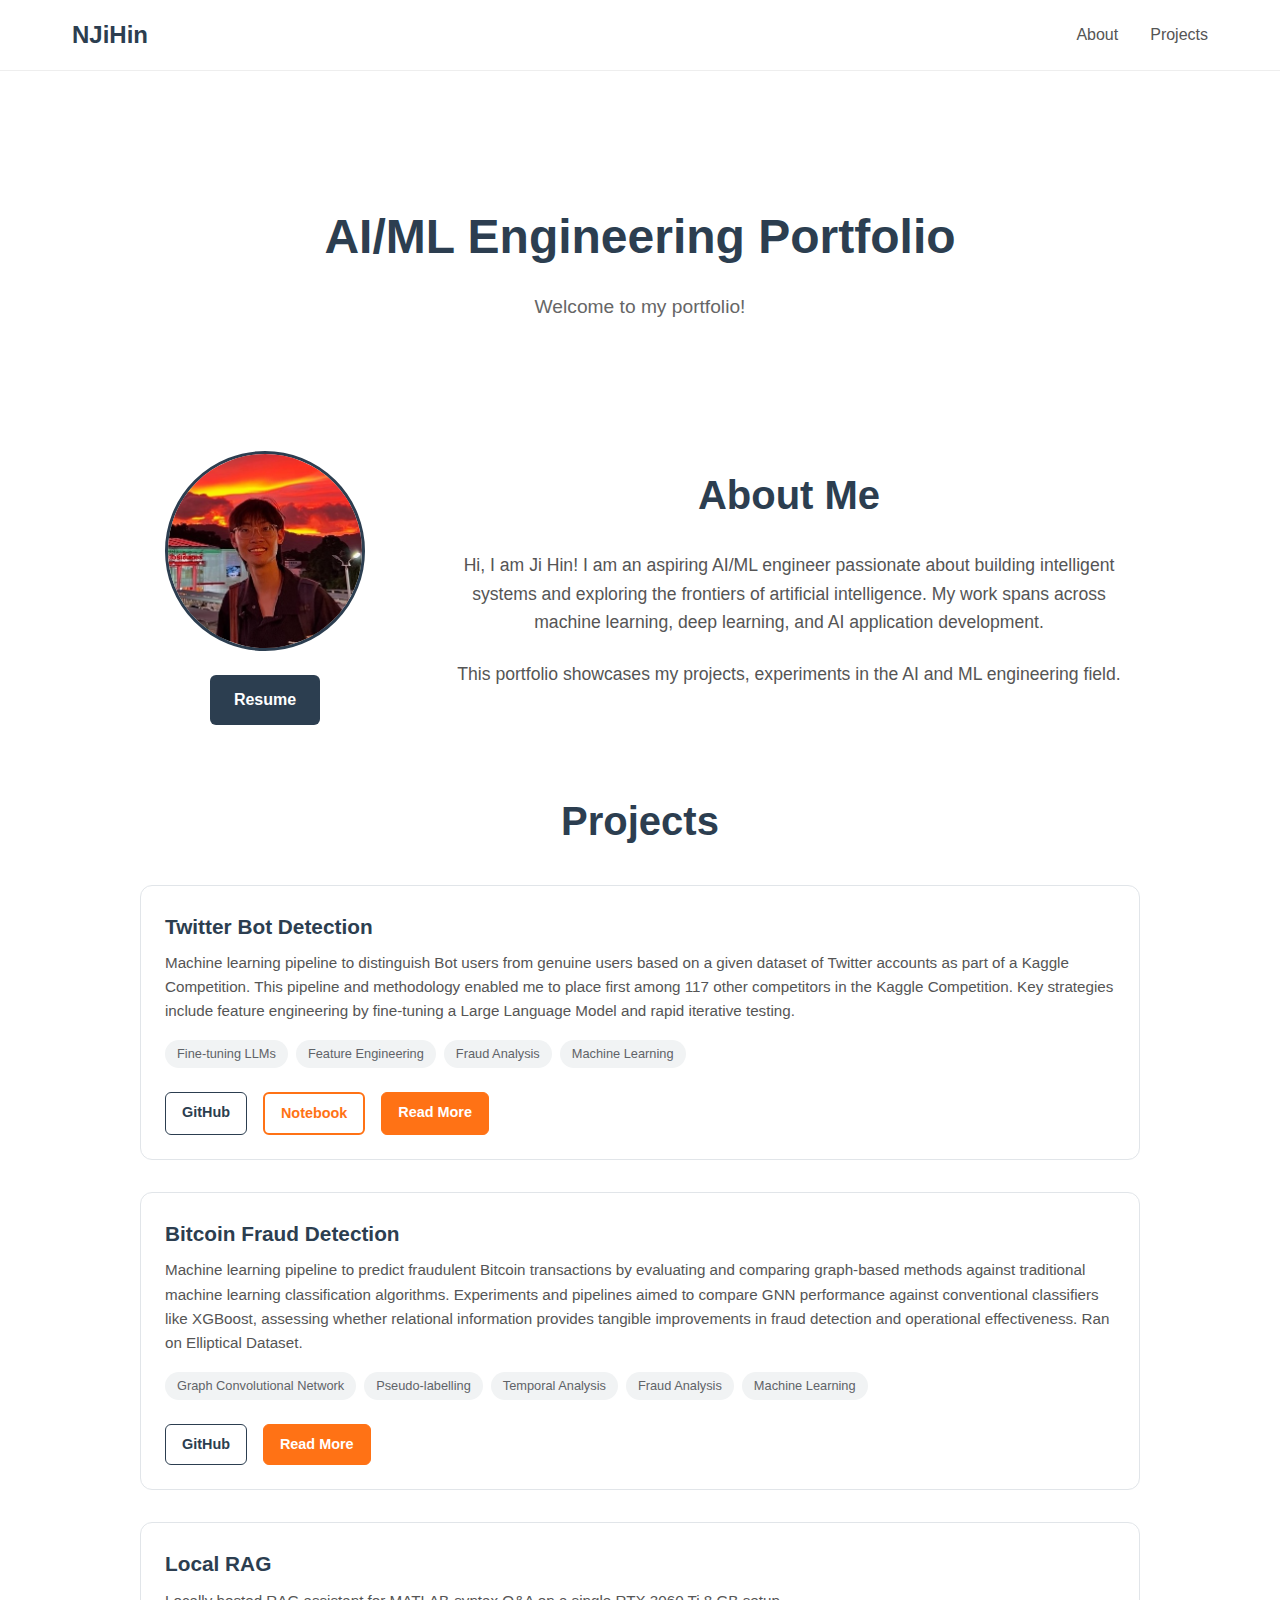
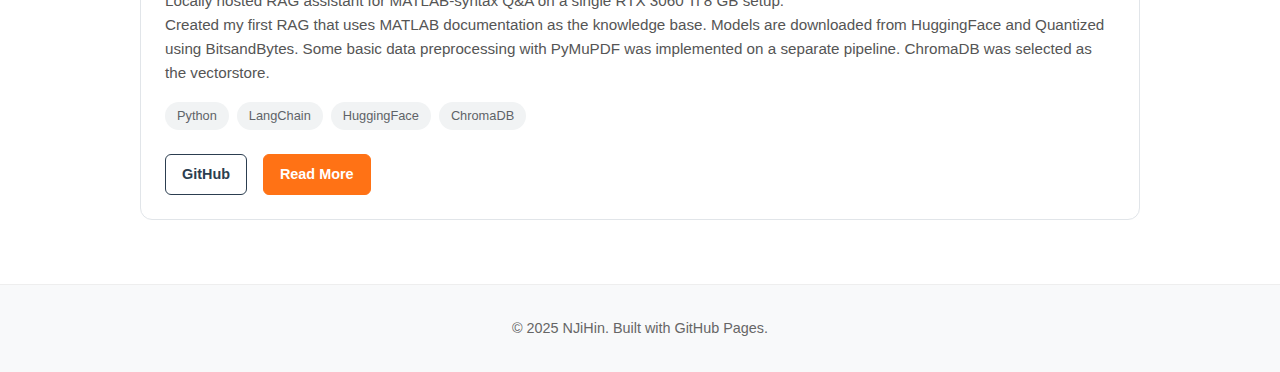
<file: index.html>
<!DOCTYPE html>
<html lang="en">
  <head>
    <meta charset="UTF-8" />
    <meta name="viewport" content="width=device-width, initial-scale=1.0" />
    <title>NJiHin - AI/ML Engineering Portfolio</title>
    <link rel="stylesheet" href="styles.css" />
  </head>
  <body>
    <header>
      <nav>
        <h1>NJiHin</h1>
        <ul>
          <li><a href="#about">About</a></li>
          <li><a href="#projects">Projects</a></li>
        </ul>
      </nav>
    </header>

    <main>
      <section id="hero">
        <h1>AI/ML Engineering Portfolio</h1>
        <p>Welcome to my portfolio!</p>
      </section>

      <section id="about">
        <div class="about-container">
          <div class="about-profile">
            <div class="profile-pic">
              <img src="info/Picture 1.jpg" alt="Profile Picture" />
            </div>
            <a href="info/CV2025 Sep.pdf" class="download-btn" download>Resume</a>
          </div>
          <div class="about-content">
            <h2>About Me</h2>
            <p>
              Hi, I am Ji Hin! I am an aspiring AI/ML engineer passionate about building intelligent
              systems and exploring the frontiers of artificial intelligence. My
              work spans across machine learning, deep learning, and AI
              application development.
            </p>
            <p>
              This portfolio showcases my projects, experiments in the AI and ML
              engineering field.
            </p>
          </div>
        </div>
      </section>

      <section id="projects">
        <h2>Projects</h2>
        <div class="projects-container">
          <!-- Example project - replace this with your actual projects -->
          <div class="project-card">
            <h3>Twitter Bot Detection</h3>
            <p class="project-description">
            Machine learning pipeline to distinguish Bot users from genuine users based on a given dataset of Twitter accounts as part of a Kaggle Competition.
            This pipeline and methodology enabled me to place first among 117 other competitors in the Kaggle Competition. Key strategies include feature engineering by
            fine-tuning a Large Language Model and rapid iterative testing.
            </p>
            <div class="project-tech">
              <span class="tech-tag">Fine-tuning LLMs</span>
              <span class="tech-tag">Feature Engineering</span>
              <span class="tech-tag">Fraud Analysis</span>
              <span class="tech-tag">Machine Learning</span>
            </div>
            <div class="project-links">
              <a
                href="https://github.com/NJiHin/twitter_bot_kaggle_comp.git"
                target="_blank"
                >GitHub</a
              >
              <a
                href="https://nbviewer.org/github/NJiHin/twitter_bot_kaggle_comp/blob/main/pipeline_final.ipynb"
                class="notebook"
                target="_blank"
                >Notebook</a
              >
              <!-- <a href="#" class="demo" target="_blank">Live Demo</a> -->
              <a href="blog-templates/twitter_bot_detect.html" class="read-more-btn"
                >Read More</a
              >
            </div>
          </div>
        <div class="projects-container">
          <!-- Example project - replace this with your actual projects -->
          <div class="project-card">
            <h3>Bitcoin Fraud Detection</h3>
            <p class="project-description">
            Machine learning pipeline to predict fraudulent Bitcoin transactions by evaluating and comparing graph-based methods against traditional machine learning classification algorithms.
            Experiments and pipelines aimed to compare GNN performance against conventional classifiers like XGBoost, assessing whether relational information provides tangible improvements in fraud detection and operational effectiveness.
            Ran on Elliptical Dataset.
            </p>
            <div class="project-tech">
              <span class="tech-tag">Graph Convolutional Network</span>
              <span class="tech-tag">Pseudo-labelling</span>
              <span class="tech-tag">Temporal Analysis</span>
              <span class="tech-tag">Fraud Analysis</span>
              <span class="tech-tag">Machine Learning</span>
            </div>
            <div class="project-links">
              <a
                href="https://github.com/NJiHin/bt4012_elliptic.git"
                target="_blank"
                >GitHub</a
              >
              <!-- Add in when needed
              <a
                href="https://nbviewer.org/github/NJiHin/your-project-repo/blob/main/analysis.ipynb"
                class="notebook"
                target="_blank"
                >Notebook</a
              >
              <a href="#" class="demo" target="_blank">Live Demo</a>
            -->
              <a href="blog-templates/bitcoin_fraud_blog.html" class="read-more-btn"
                >Read More</a
              >
            </div>
          </div>

          <div class="project-card">
            <h3>Local RAG</h3>
            <p class="project-description">
              Locally hosted RAG assistant for MATLAB-syntax Q&A on a single RTX 3060 Ti 8 GB setup.
            </br> Created my first RAG that uses MATLAB documentation as the
              knowledge base. Models are downloaded from HuggingFace and
              Quantized using BitsandBytes. Some basic data preprocessing with
              PyMuPDF was implemented on a separate pipeline. ChromaDB was
              selected as the vectorstore.
            </p>
            <div class="project-tech">
              <span class="tech-tag">Python</span>
              <span class="tech-tag">LangChain</span>
              <span class="tech-tag">HuggingFace</span>
              <span class="tech-tag">ChromaDB</span>
            </div>
            <div class="project-links">
              <a
                href="https://github.com/NJiHin/my_first_rag.git"
                target="_blank"
                >GitHub</a
              >
              <!-- Add in when needed
              <a
                href="https://nbviewer.org/github/NJiHin/your-project-repo/blob/main/analysis.ipynb"
                class="notebook"
                target="_blank"
                >Notebook</a
              >
              <a href="#" class="demo" target="_blank">Live Demo</a>
            -->
              <a href="blog-templates/matlab-rag-1-blog.html" class="read-more-btn"
                >Read More</a
              >
            </div>
          </div>

          <!-- Add more projects by copying the project-card div above -->
        </div>
      </section>
    </main>

    <footer>
      <p>&copy; 2025 NJiHin. Built with GitHub Pages.</p>
    </footer>


  </body>
</html>
</file>
<file: styles.css>
/* Reset and base styles */
* {
    margin: 0;
    padding: 0;
    box-sizing: border-box;
}

body {
    font-family: -apple-system, BlinkMacSystemFont, 'Segoe UI', Roboto, Oxygen, Ubuntu, Cantarell, sans-serif;
    line-height: 1.6;
    color: #333;
    background-color: #fff;
}

/* Header and Navigation */
header {
    background: #fff;
    border-bottom: 1px solid #eee;
    padding: 1rem 0;
    position: sticky;
    top: 0;
    z-index: 100;
}

nav {
    max-width: 1200px;
    margin: 0 auto;
    padding: 0 2rem;
    display: flex;
    justify-content: space-between;
    align-items: center;
}

nav h1 {
    font-size: 1.5rem;
    font-weight: 600;
    color: #2c3e50;
}

nav ul {
    display: flex;
    list-style: none;
    gap: 2rem;
}

nav a {
    text-decoration: none;
    color: #555;
    font-weight: 500;
    transition: color 0.3s ease;
}

nav a:hover {
    color: #2c3e50;
}

/* Main content */
main {
    max-width: 1200px;
    margin: 0 auto;
    padding: 0 2rem;
}

section {
    margin: 4rem 0;
}

/* Hero section */
#hero {
    text-align: center;
    padding: 4rem 0;
}

#hero h1 {
    font-size: 3rem;
    font-weight: 700;
    color: #2c3e50;
    margin-bottom: 1rem;
}

#hero p {
    font-size: 1.2rem;
    color: #666;
    max-width: 600px;
    margin: 0 auto;
}

/* Section headings */
h2 {
    font-size: 2.5rem;
    font-weight: 600;
    color: #2c3e50;
    margin-bottom: 2rem;
    text-align: center;
}

/* About section */
.about-container {
    display: flex;
    gap: 3rem;
    max-width: 1000px;
    margin: 0 auto;
    align-items: center;
    width: 100%;
}

.about-profile {
    display: flex;
    flex-direction: column;
    align-items: center;
    gap: 1.5rem;
    min-width: 250px;
}

.profile-pic {
    width: 200px;
    height: 200px;
    border-radius: 50%;
    overflow: hidden;
    border: 3px solid #2c3e50;
}

.profile-pic img {
    width: 100%;
    height: 100%;
    object-fit: cover;
}

.download-btn {
    padding: 0.75rem 1.5rem;
    background: #2c3e50;
    color: white;
    text-decoration: none;
    border-radius: 6px;
    font-weight: 600;
    transition: all 0.3s ease;
}

.download-btn:hover {
    background: #34495e;
    transform: translateY(-2px);
    box-shadow: 0 4px 12px rgba(44, 62, 80, 0.3);
}

.about-content {
    flex: 1;
    display: flex;
    flex-direction: column;
    justify-content: center;
    text-align: center;
}

.about-content h2 {
    margin-bottom: 1.5rem;
}

.about-content p {
    font-size: 1.1rem;
    color: #555;
    margin-bottom: 1.5rem;
}

/* Projects section */
.projects-container {
    max-width: 1000px;
    margin: 0 auto;
    display: flex;
    flex-direction: column;
    gap: 2rem;
}

.projects-placeholder {
    font-size: 1.1rem;
    color: #666;
    font-style: italic;
    padding: 3rem 2rem;
    background: #f8f9fa;
    border-radius: 8px;
    border: 2px dashed #ddd;
    grid-column: 1 / -1;
}

/* Project cards */
.project-card {
    background: #fff;
    border: 1px solid #e1e5e9;
    border-radius: 12px;
    padding: 1.5rem;
    transition: all 0.3s ease;
    display: flex;
    flex-direction: column;
    height: 100%;
}

.project-card:hover {
    transform: translateY(-2px);
    box-shadow: 0 8px 25px rgba(0,0,0,0.1);
    border-color: #2c3e50;
}

.project-card h3 {
    color: #2c3e50;
    font-size: 1.3rem;
    margin-bottom: 0.5rem;
    font-weight: 600;
}

.project-description {
    color: #555;
    font-size: 0.95rem;
    line-height: 1.6;
    margin-bottom: 1rem;
    flex-grow: 1;
}

.project-tech {
    margin-bottom: 1.5rem;
    display: flex;
    flex-wrap: wrap;
    gap: 0.5rem;
}

.tech-tag {
    background: #f1f3f4;
    color: #5f6368;
    padding: 0.25rem 0.75rem;
    border-radius: 20px;
    font-size: 0.8rem;
    font-weight: 500;
}

.project-links {
    display: flex;
    gap: 1rem;
    margin-top: auto;
}

.project-links a {
    color: #2c3e50;
    text-decoration: none;
    font-weight: 600;
    font-size: 0.9rem;
    padding: 0.5rem 1rem;
    border: 1px solid #2c3e50;
    border-radius: 6px;
    transition: all 0.3s ease;
}

.project-links a:hover {
    background: #2c3e50;
    color: white;
}

.project-links a.demo {
    background: #2c3e50;
    color: white;
}

.project-links a.demo:hover {
    background: #34495e;
}

.project-links a.notebook {
    background: transparent;
    color: #ff7215;
    border: 2px solid #ff7215;
}

.project-links a.notebook:hover {
    background: #ff7215;
    color: white;
}

.project-links a.read-more-btn {
    background: #ff7215;
    color: white;
    border-color: #ff7215;
}

.project-links a.read-more-btn:hover {
    background: #e16512;
    cursor: pointer;
}

/* Footer */
footer {
    background: #f8f9fa;
    text-align: center;
    padding: 2rem 0;
    margin-top: 4rem;
    border-top: 1px solid #eee;
}

footer p {
    color: #666;
    font-size: 0.9rem;
}


/* Responsive design */
@media (max-width: 768px) {
    nav {
        flex-direction: column;
        gap: 1rem;
    }

    nav ul {
        gap: 1rem;
    }

    #hero h1 {
        font-size: 2rem;
    }

    h2 {
        font-size: 2rem;
    }

    main {
        padding: 0 1rem;
    }

    .about-container {
        flex-direction: column;
        text-align: center;
    }

    .about-content {
        text-align: center;
    }
}
</file>
